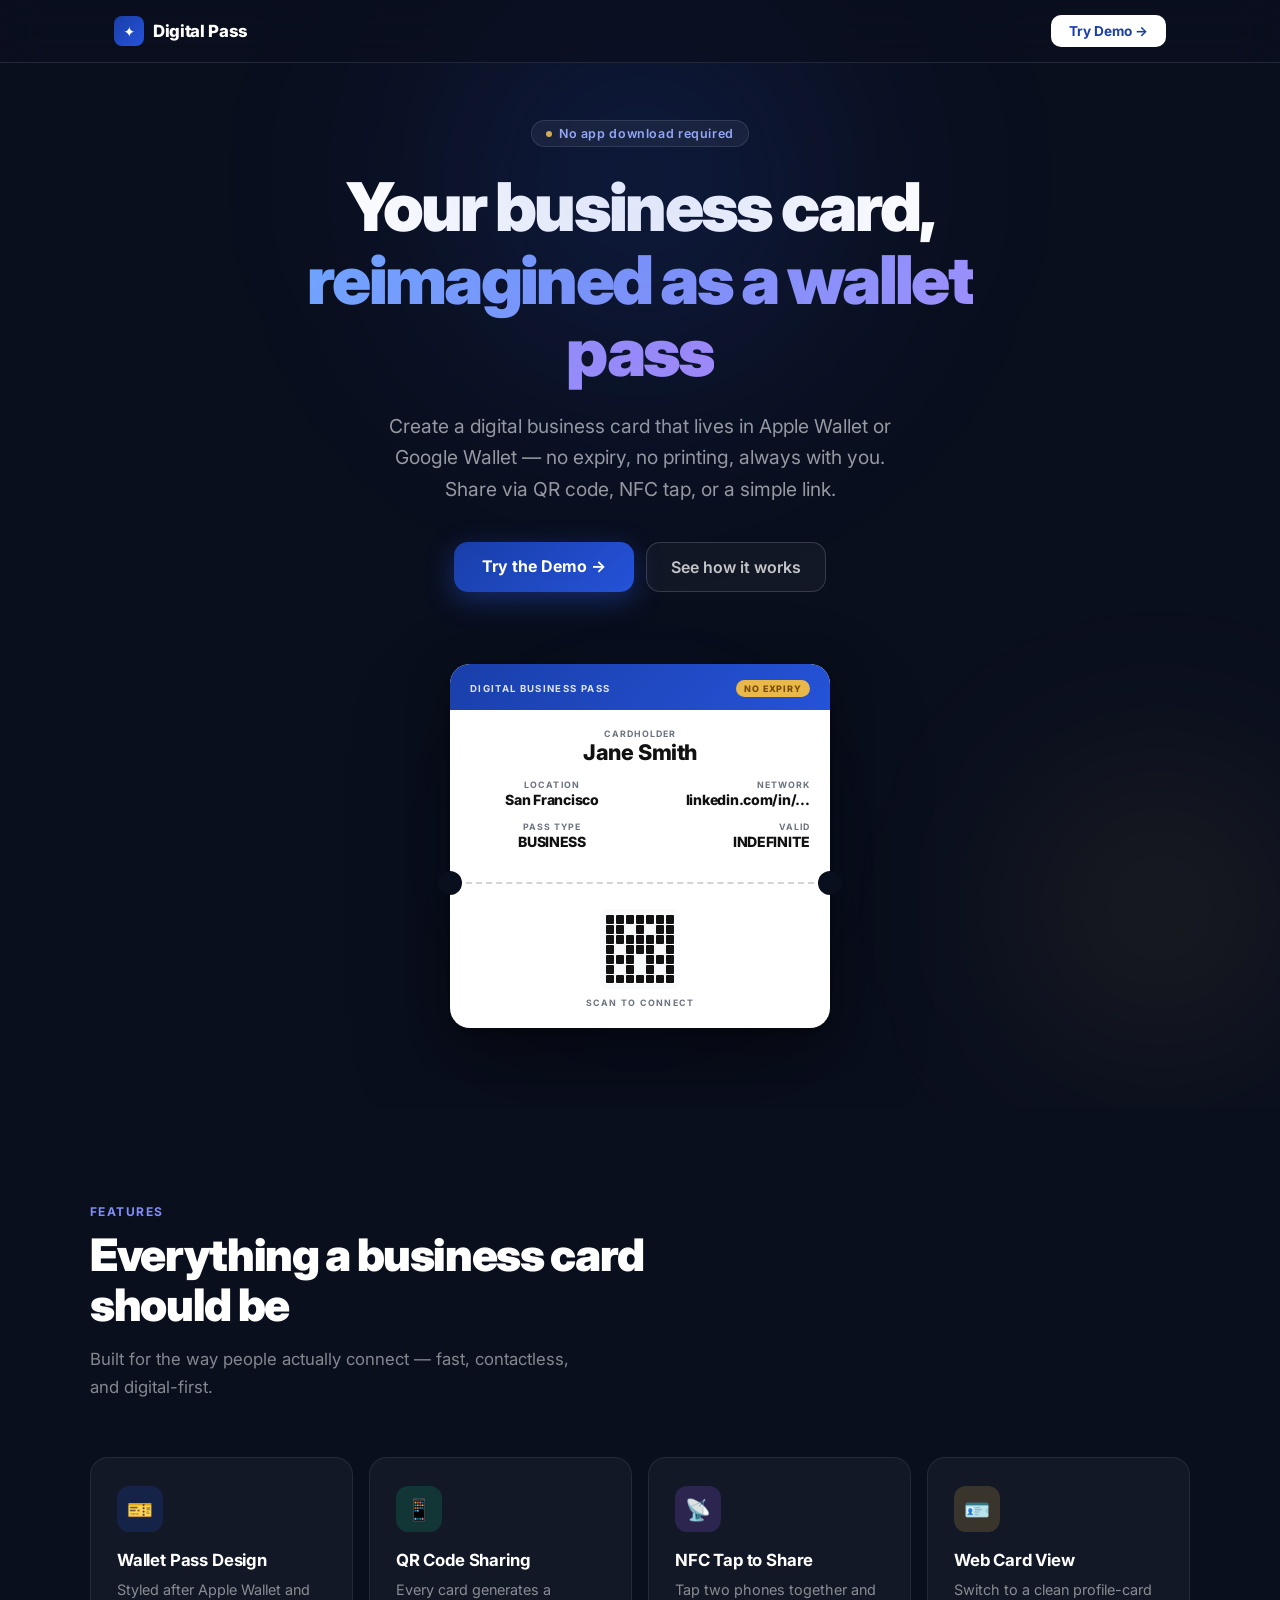
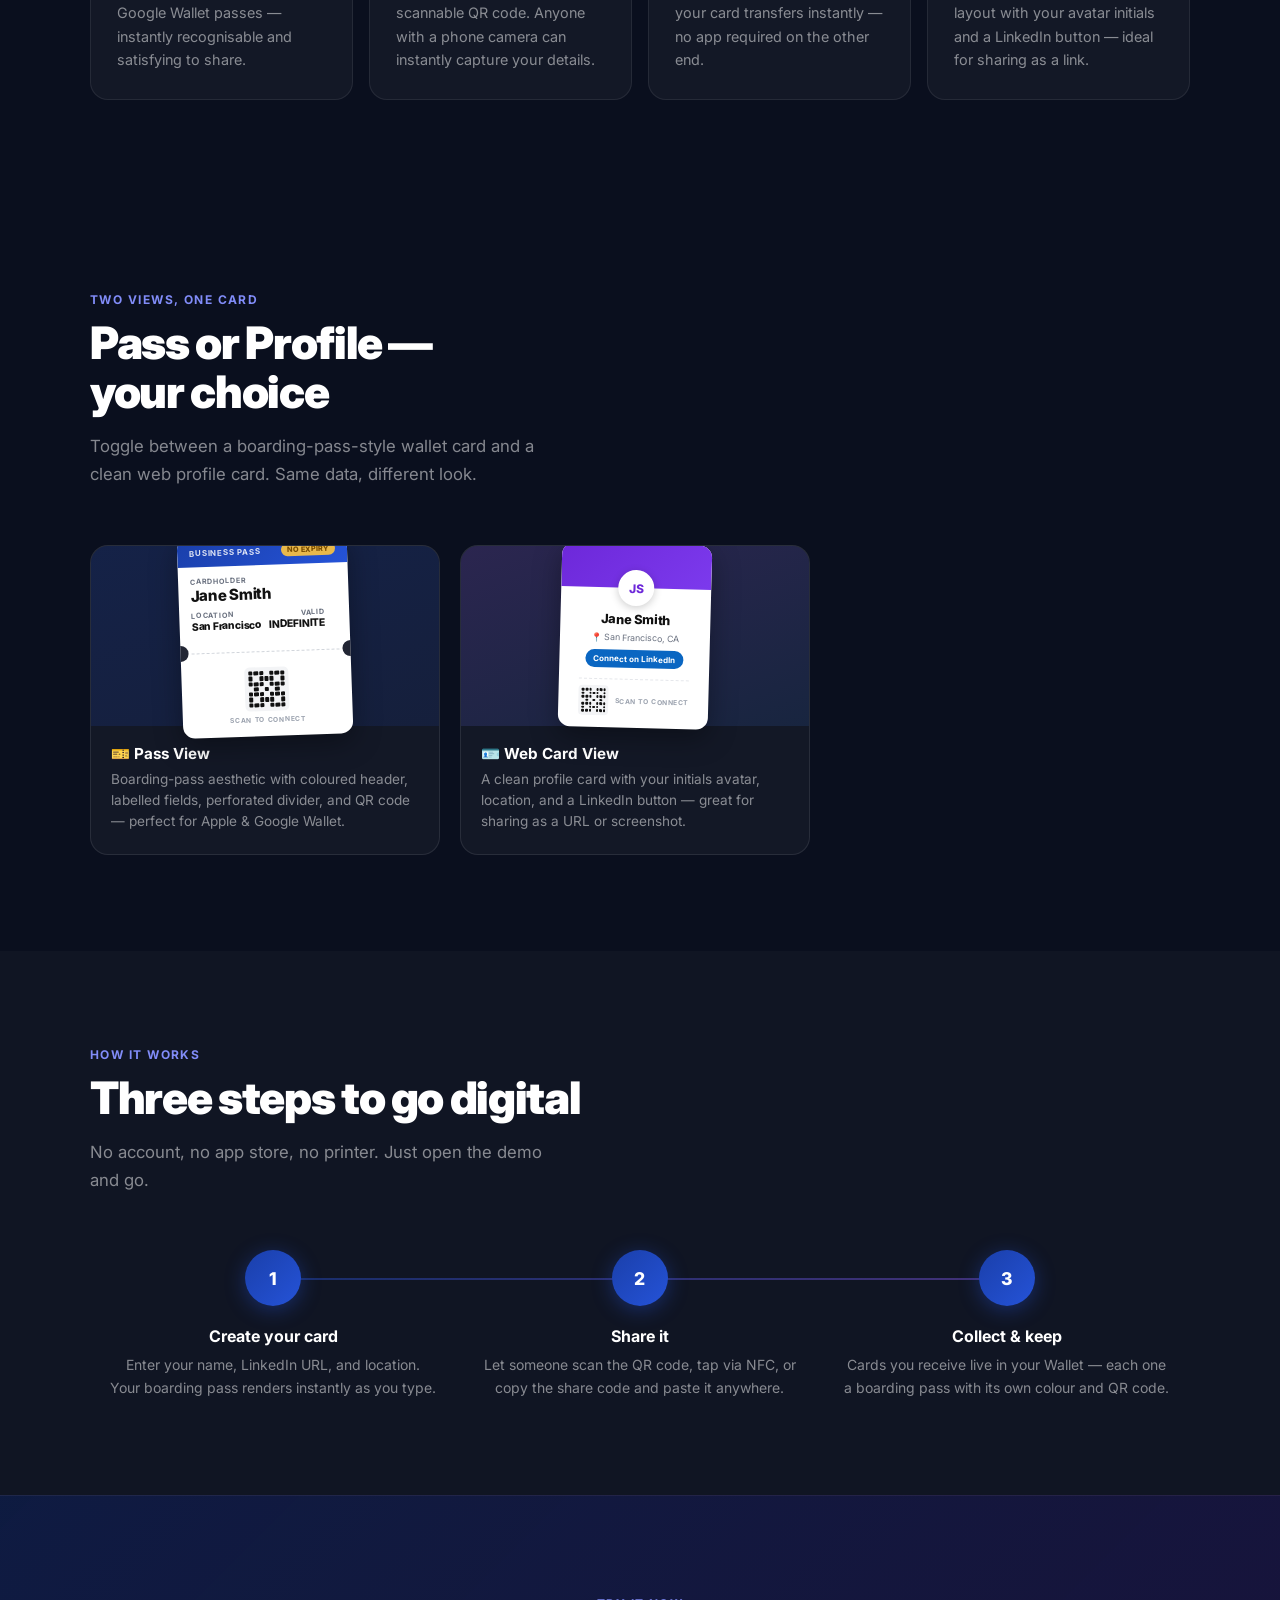
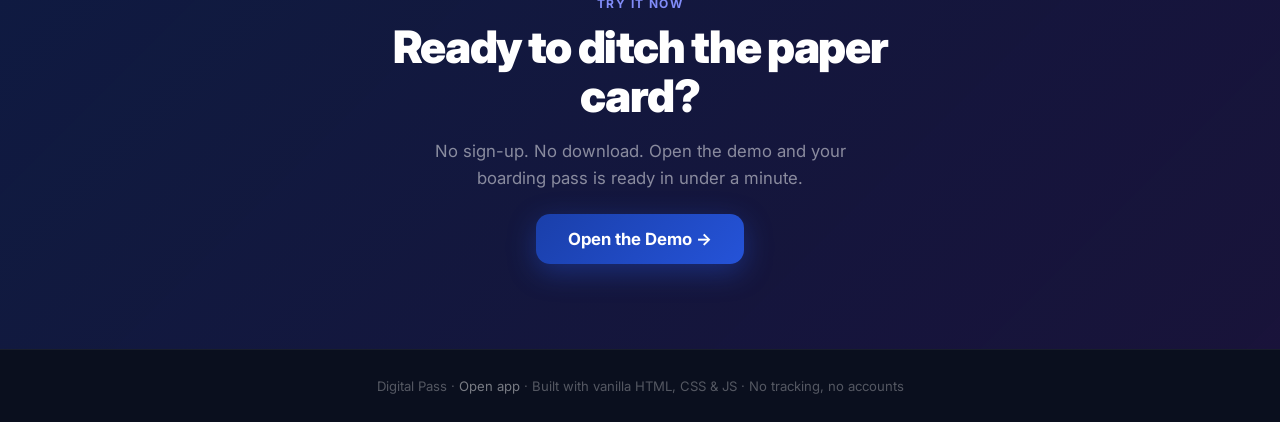
<file: landing.html>
<!DOCTYPE html>
<html lang="en">
  <head>
    <meta charset="UTF-8" />
    <meta name="viewport" content="width=device-width, initial-scale=1.0" />
    <title>Digital Pass — Business Cards for the Modern Era</title>
    <link rel="preconnect" href="https://fonts.googleapis.com" />
    <link rel="preconnect" href="https://fonts.gstatic.com" crossorigin />
    <link href="https://fonts.googleapis.com/css2?family=Inter:wght@400;500;600;700;800;900&display=swap" rel="stylesheet" />
    <style>
      /* ── Reset & tokens ─────────────────────────────────── */
      *, *::before, *::after { box-sizing: border-box; margin: 0; padding: 0; }

      :root {
        --blue:      #1a3faa;
        --blue-lt:   #2553d8;
        --blue-pale: #e8eeff;
        --gold:      #e8b84b;
        --gold-bg:   #fef3c7;
        --dark:      #0a0f1e;
        --dark-2:    #111827;
        --mid:       #374151;
        --muted:     #6b7280;
        --border:    rgba(255,255,255,0.10);
        --white:     #ffffff;
        --radius:    20px;
        font-family: 'Inter', system-ui, -apple-system, sans-serif;
      }

      html { scroll-behavior: smooth; }

      body {
        background: var(--dark);
        color: var(--white);
        min-height: 100vh;
        overflow-x: hidden;
      }

      /* ── Nav ─────────────────────────────────────────────── */
      nav {
        position: fixed;
        top: 0; left: 0; right: 0;
        z-index: 100;
        backdrop-filter: blur(18px);
        -webkit-backdrop-filter: blur(18px);
        background: rgba(10,15,30,0.7);
        border-bottom: 1px solid var(--border);
      }

      .nav-inner {
        max-width: 1100px;
        margin: 0 auto;
        padding: 0 24px;
        height: 62px;
        display: flex;
        align-items: center;
        justify-content: space-between;
      }

      .nav-logo {
        display: flex;
        align-items: center;
        gap: 9px;
        font-weight: 800;
        font-size: 1.05rem;
        letter-spacing: -0.02em;
        text-decoration: none;
        color: var(--white);
      }

      .nav-logo-mark {
        width: 30px;
        height: 30px;
        background: linear-gradient(135deg, var(--blue), var(--blue-lt));
        border-radius: 8px;
        display: flex;
        align-items: center;
        justify-content: center;
        font-size: 0.9rem;
      }

      .nav-cta {
        background: var(--white);
        color: var(--blue);
        font-weight: 700;
        font-size: 0.85rem;
        padding: 8px 18px;
        border-radius: 10px;
        text-decoration: none;
        transition: opacity .15s, transform .12s;
      }
      .nav-cta:hover { opacity: .9; transform: translateY(-1px); }

      /* ── Hero ────────────────────────────────────────────── */
      .hero {
        min-height: 100vh;
        display: flex;
        flex-direction: column;
        align-items: center;
        justify-content: center;
        text-align: center;
        padding: 120px 24px 80px;
        position: relative;
        overflow: hidden;
      }

      /* background glow blobs */
      .hero::before, .hero::after {
        content: '';
        position: absolute;
        border-radius: 50%;
        filter: blur(90px);
        pointer-events: none;
      }
      .hero::before {
        width: 600px; height: 600px;
        background: radial-gradient(circle, rgba(37,83,216,0.22), transparent 70%);
        top: -120px; left: 50%;
        transform: translateX(-50%);
      }
      .hero::after {
        width: 400px; height: 400px;
        background: radial-gradient(circle, rgba(232,184,75,0.12), transparent 70%);
        bottom: 0; right: -80px;
      }

      .hero-eyebrow {
        display: inline-flex;
        align-items: center;
        gap: 7px;
        background: rgba(255,255,255,0.06);
        border: 1px solid rgba(255,255,255,0.12);
        border-radius: 24px;
        padding: 5px 14px;
        font-size: 0.78rem;
        font-weight: 600;
        letter-spacing: 0.05em;
        color: #a5b4fc;
        margin-bottom: 24px;
      }

      .hero-eyebrow-dot {
        width: 6px; height: 6px;
        background: var(--gold);
        border-radius: 50%;
      }

      .hero h1 {
        font-size: clamp(2.4rem, 6vw, 4.2rem);
        font-weight: 900;
        letter-spacing: -0.04em;
        line-height: 1.08;
        max-width: 780px;
        margin-bottom: 22px;
      }

      .hero h1 span {
        background: linear-gradient(135deg, #6ea4ff, #a78bfa);
        -webkit-background-clip: text;
        -webkit-text-fill-color: transparent;
        background-clip: text;
      }

      .hero-sub {
        font-size: clamp(1rem, 2.2vw, 1.2rem);
        color: rgba(255,255,255,0.58);
        max-width: 520px;
        line-height: 1.65;
        margin-bottom: 36px;
      }

      .hero-actions {
        display: flex;
        gap: 12px;
        flex-wrap: wrap;
        justify-content: center;
        margin-bottom: 72px;
      }

      .btn-primary {
        background: linear-gradient(135deg, var(--blue), var(--blue-lt));
        color: var(--white);
        font-weight: 700;
        font-size: 1rem;
        padding: 14px 28px;
        border-radius: 14px;
        text-decoration: none;
        box-shadow: 0 8px 28px rgba(37,83,216,0.4);
        transition: transform .15s, box-shadow .15s;
      }
      .btn-primary:hover { transform: translateY(-2px); box-shadow: 0 12px 36px rgba(37,83,216,0.5); }

      .btn-ghost {
        color: rgba(255,255,255,0.75);
        font-weight: 600;
        font-size: 1rem;
        padding: 14px 24px;
        border-radius: 14px;
        text-decoration: none;
        border: 1px solid rgba(255,255,255,0.15);
        background: rgba(255,255,255,0.04);
        transition: background .15s, border-color .15s;
      }
      .btn-ghost:hover { background: rgba(255,255,255,0.08); border-color: rgba(255,255,255,0.25); }

      /* ── Floating card ───────────────────────────────────── */
      .hero-card-wrap {
        position: relative;
        width: 100%;
        max-width: 380px;
      }

      .hero-card-wrap::before {
        content: '';
        position: absolute;
        inset: -30px;
        background: radial-gradient(ellipse at center, rgba(37,83,216,0.18), transparent 70%);
        filter: blur(20px);
        pointer-events: none;
      }

      .floating-pass {
        background: var(--white);
        border-radius: 20px;
        box-shadow:
          0 2px 4px rgba(0,0,0,0.12),
          0 12px 40px rgba(0,0,0,0.35),
          0 40px 100px rgba(0,0,0,0.30);
        animation: float 5s ease-in-out infinite;
        position: relative;
        z-index: 2;
        color: #111;
      }

      @keyframes float {
        0%, 100% { transform: translateY(0) rotate(-1deg); }
        50%       { transform: translateY(-14px) rotate(1deg); }
      }

      .fp-header {
        background: linear-gradient(135deg, var(--blue), var(--blue-lt));
        border-radius: 20px 20px 0 0;
        padding: 16px 20px 13px;
        display: flex;
        justify-content: space-between;
        align-items: center;
      }

      .fp-label { color: rgba(255,255,255,0.85); font-size: 0.6rem; font-weight: 700; letter-spacing: 0.14em; }

      .fp-badge {
        background: var(--gold);
        color: #7a4d00;
        font-size: 0.56rem;
        font-weight: 800;
        letter-spacing: 0.1em;
        padding: 3px 8px;
        border-radius: 20px;
        text-transform: uppercase;
      }

      .fp-body { padding: 18px 20px 8px; display: flex; flex-direction: column; gap: 14px; }

      .fp-field { display: flex; flex-direction: column; gap: 2px; }
      .fp-field-label { font-size: 0.55rem; font-weight: 700; letter-spacing: 0.12em; color: #6b7280; text-transform: uppercase; }
      .fp-field-value { font-size: 1.35rem; font-weight: 800; letter-spacing: -0.02em; color: #111; line-height: 1.1; }

      .fp-row { display: flex; gap: 12px; }
      .fp-row .fp-field { flex: 1; }
      .fp-row .fp-field:last-child { align-items: flex-end; text-align: right; }
      .fp-row .fp-field-value { font-size: 0.88rem; }

      .fp-perf {
        display: flex; align-items: center; margin: 14px 0 0; height: 24px;
      }
      .fp-notch {
        width: 24px; height: 24px;
        background: var(--dark);
        border-radius: 50%;
        flex-shrink: 0;
      }
      .fp-notch--l { margin-left: -12px; }
      .fp-notch--r { margin-right: -12px; }
      .fp-dash { flex: 1; border-top: 2px dashed #d1d5db; margin: 0 4px; }

      .fp-footer {
        padding: 14px 20px 20px;
        display: flex;
        flex-direction: column;
        align-items: center;
        gap: 8px;
      }

      /* mini QR art (CSS-drawn, decorative) */
      .fp-qr { width: 80px; height: 80px; background: #f9fafb; border-radius: 8px; padding: 6px; }

      .qr-grid {
        display: grid;
        grid-template-columns: repeat(7,1fr);
        gap: 1.5px;
        width: 100%;
        height: 100%;
      }

      .qr-grid b {
        background: #111;
        border-radius: 1px;
        display: block;
        width: 100%;
        height: 100%;
      }

      .fp-scan { font-size: 0.55rem; font-weight: 700; letter-spacing: 0.14em; color: #6b7280; text-transform: uppercase; }

      /* ── Section wrapper ─────────────────────────────────── */
      section { padding: 96px 24px; }
      .section-inner { max-width: 1100px; margin: 0 auto; }

      .section-eyebrow {
        font-size: 0.75rem;
        font-weight: 700;
        letter-spacing: 0.12em;
        text-transform: uppercase;
        color: #818cf8;
        margin-bottom: 12px;
      }

      .section-title {
        font-size: clamp(1.8rem, 4vw, 2.8rem);
        font-weight: 900;
        letter-spacing: -0.03em;
        line-height: 1.1;
        margin-bottom: 16px;
      }

      .section-sub {
        font-size: 1.05rem;
        color: rgba(255,255,255,0.5);
        max-width: 480px;
        line-height: 1.65;
        margin-bottom: 56px;
      }

      /* ── Features grid ───────────────────────────────────── */
      .features-grid {
        display: grid;
        grid-template-columns: repeat(auto-fit, minmax(240px, 1fr));
        gap: 16px;
      }

      .feature-card {
        background: rgba(255,255,255,0.04);
        border: 1px solid rgba(255,255,255,0.08);
        border-radius: 18px;
        padding: 28px 26px;
        transition: background .2s, border-color .2s, transform .2s;
      }
      .feature-card:hover { background: rgba(255,255,255,0.07); border-color: rgba(255,255,255,0.15); transform: translateY(-3px); }

      .feature-icon {
        width: 46px; height: 46px;
        border-radius: 12px;
        display: flex;
        align-items: center;
        justify-content: center;
        font-size: 1.3rem;
        margin-bottom: 18px;
      }

      .feature-icon--blue   { background: rgba(37,83,216,0.2);  }
      .feature-icon--green  { background: rgba(16,185,129,0.18); }
      .feature-icon--purple { background: rgba(139,92,246,0.2);  }
      .feature-icon--amber  { background: rgba(232,184,75,0.18); }

      .feature-title {
        font-size: 1.05rem;
        font-weight: 700;
        margin-bottom: 8px;
        letter-spacing: -0.01em;
      }

      .feature-desc {
        font-size: 0.9rem;
        color: rgba(255,255,255,0.5);
        line-height: 1.6;
      }

      /* ── How it works ────────────────────────────────────── */
      #how { background: rgba(255,255,255,0.025); }

      .steps {
        display: grid;
        grid-template-columns: repeat(auto-fit, minmax(220px, 1fr));
        gap: 0;
        position: relative;
      }

      .steps::before {
        content: '';
        position: absolute;
        top: 28px;
        left: calc(16.66% + 8px);
        right: calc(16.66% + 8px);
        height: 2px;
        background: linear-gradient(90deg, rgba(37,83,216,0.4), rgba(139,92,246,0.4));
      }

      .step {
        display: flex;
        flex-direction: column;
        align-items: center;
        text-align: center;
        padding: 0 20px;
        position: relative;
        z-index: 1;
      }

      .step-num {
        width: 56px; height: 56px;
        border-radius: 50%;
        background: linear-gradient(135deg, var(--blue), var(--blue-lt));
        display: flex;
        align-items: center;
        justify-content: center;
        font-size: 1.1rem;
        font-weight: 800;
        margin-bottom: 20px;
        box-shadow: 0 4px 20px rgba(37,83,216,0.4);
      }

      .step-title { font-size: 1rem; font-weight: 700; margin-bottom: 8px; }
      .step-desc  { font-size: 0.875rem; color: rgba(255,255,255,0.5); line-height: 1.6; }

      /* ── Two views section ───────────────────────────────── */
      .two-views {
        display: grid;
        grid-template-columns: 1fr 1fr;
        gap: 20px;
        max-width: 720px;
      }

      .view-card {
        background: rgba(255,255,255,0.04);
        border: 1px solid rgba(255,255,255,0.09);
        border-radius: 18px;
        overflow: hidden;
      }

      .view-card-preview {
        height: 180px;
        display: flex;
        align-items: center;
        justify-content: center;
        padding: 20px;
      }

      .view-card-preview--pass  { background: linear-gradient(160deg, rgba(26,63,170,0.25), rgba(37,83,216,0.12)); }
      .view-card-preview--web   { background: linear-gradient(160deg, rgba(139,92,246,0.2), rgba(59,130,246,0.12)); }

      /* mini pass in preview */
      .mini-fp {
        background: #fff;
        border-radius: 12px;
        box-shadow: 0 8px 28px rgba(0,0,0,0.35);
        width: 170px;
        overflow: hidden;
        color: #111;
        transform: rotate(-2deg);
      }
      .mini-fp-hd {
        background: linear-gradient(135deg, var(--blue), var(--blue-lt));
        padding: 8px 12px;
        display: flex;
        justify-content: space-between;
        align-items: center;
      }
      .mini-fp-hd span { color: rgba(255,255,255,0.85); font-size: 0.5rem; font-weight: 700; letter-spacing: 0.1em; }
      .mini-fp-hd b { background: var(--gold); color: #7a4d00; font-size: 0.46rem; font-weight: 800; padding: 2px 6px; border-radius: 20px; }
      .mini-fp-bd { padding: 10px 12px 6px; }
      .mini-fp-lbl { font-size: 0.45rem; font-weight: 700; letter-spacing: 0.1em; color: #6b7280; text-transform: uppercase; }
      .mini-fp-val { font-size: 0.95rem; font-weight: 800; letter-spacing: -0.02em; margin-bottom: 6px; }
      .mini-fp-row { display: flex; gap: 8px; }
      .mini-fp-row .mini-fp-val { font-size: 0.65rem; }
      .mini-fp-perf { display: flex; align-items: center; height: 16px; }
      .mini-fp-perf .n { width: 16px; height: 16px; background: rgba(10,15,30,0.9); border-radius: 50%; }
      .mini-fp-perf .n-l { margin-left: -8px; }
      .mini-fp-perf .n-r { margin-right: -8px; }
      .mini-fp-perf .d { flex:1; border-top: 1.5px dashed #d1d5db; margin: 0 3px; }
      .mini-fp-ft { padding: 8px 12px 12px; display: flex; flex-direction: column; align-items: center; gap: 4px; }
      .mini-fp-ft .qr-sm { width: 44px; height: 44px; background: #f3f4f6; border-radius: 5px; padding: 4px; }
      .mini-fp-ft .qr-sm .qr-grid { gap: 1px; }
      .mini-fp-ft span { font-size: 0.42rem; font-weight: 700; letter-spacing: 0.1em; color: #9ca3af; text-transform: uppercase; }

      /* mini web card in preview */
      .mini-wc {
        background: #fff;
        border-radius: 12px;
        box-shadow: 0 8px 28px rgba(0,0,0,0.35);
        width: 150px;
        overflow: hidden;
        color: #111;
        transform: rotate(1.5deg);
      }
      .mini-wc-hero {
        background: linear-gradient(135deg, #6d28d9, #7c3aed);
        height: 44px;
        position: relative;
        display: flex;
        align-items: flex-end;
        justify-content: center;
      }
      .mini-wc-avatar {
        width: 36px; height: 36px;
        border-radius: 50%;
        background: #fff;
        color: #6d28d9;
        font-size: 0.75rem;
        font-weight: 800;
        display: flex;
        align-items: center;
        justify-content: center;
        position: absolute;
        bottom: -18px;
        border: 2.5px solid #fff;
        box-shadow: 0 2px 8px rgba(0,0,0,0.2);
      }
      .mini-wc-bd { padding: 24px 12px 12px; display: flex; flex-direction: column; align-items: center; gap: 5px; text-align: center; }
      .mini-wc-name { font-size: 0.8rem; font-weight: 800; letter-spacing: -0.02em; }
      .mini-wc-loc { font-size: 0.55rem; color: #6b7280; }
      .mini-wc-btn { background: #0a66c2; color: #fff; font-size: 0.5rem; font-weight: 700; padding: 4px 8px; border-radius: 12px; margin-top: 2px; }
      .mini-wc-ft { border-top: 1px dashed #e5e7eb; margin-top: 6px; padding-top: 6px; display: flex; align-items: center; justify-content: center; gap: 6px; }
      .mini-wc-ft .qr-sm { width: 30px; height: 30px; background: #f3f4f6; border-radius: 4px; padding: 3px; }
      .mini-wc-ft .qr-sm .qr-grid { gap: 1px; }
      .mini-wc-ft span { font-size: 0.42rem; color: #9ca3af; font-weight: 700; letter-spacing: 0.08em; text-transform: uppercase; }

      .view-card-info { padding: 18px 20px 22px; }
      .view-card-title { font-size: 0.95rem; font-weight: 700; margin-bottom: 6px; }
      .view-card-desc  { font-size: 0.85rem; color: rgba(255,255,255,0.5); line-height: 1.55; }

      /* ── CTA section ─────────────────────────────────────── */
      #cta {
        background: linear-gradient(135deg, rgba(26,63,170,0.25) 0%, rgba(109,40,217,0.15) 100%);
        border-top: 1px solid rgba(255,255,255,0.06);
        text-align: center;
        padding: 100px 24px;
      }

      #cta .section-title { max-width: 600px; margin: 0 auto 16px; }
      #cta .section-sub { margin: 0 auto 36px; }

      /* ── Footer ──────────────────────────────────────────── */
      footer {
        border-top: 1px solid rgba(255,255,255,0.06);
        padding: 28px 24px;
        text-align: center;
        font-size: 0.82rem;
        color: rgba(255,255,255,0.3);
      }

      footer a { color: rgba(255,255,255,0.45); text-decoration: none; }
      footer a:hover { color: rgba(255,255,255,0.7); }

      /* ── Responsive ──────────────────────────────────────── */
      @media (max-width: 700px) {
        .two-views { grid-template-columns: 1fr; }
        .steps::before { display: none; }
        .steps { gap: 32px; }
        .hero-actions { flex-direction: column; align-items: center; }
      }

      @media (max-width: 480px) {
        .features-grid { grid-template-columns: 1fr; }
      }
    </style>
  </head>
  <body>

    <!-- ── Nav ──────────────────────────────────────────── -->
    <nav>
      <div class="nav-inner">
        <a href="landing.html" class="nav-logo">
          <div class="nav-logo-mark">✦</div>
          Digital Pass
        </a>
        <a href="index.html" class="nav-cta">Try Demo →</a>
      </div>
    </nav>

    <!-- ── Hero ─────────────────────────────────────────── -->
    <section class="hero">
      <div class="hero-eyebrow">
        <div class="hero-eyebrow-dot"></div>
        No app download required
      </div>

      <h1>Your business card,<br /><span>reimagined as a wallet pass</span></h1>

      <p class="hero-sub">
        Create a digital business card that lives in Apple Wallet or Google Wallet — no expiry, no printing, always with you.
        Share via QR code, NFC tap, or a simple link.
      </p>

      <div class="hero-actions">
        <a href="index.html" class="btn-primary">Try the Demo →</a>
        <a href="#features" class="btn-ghost">See how it works</a>
      </div>

      <!-- Floating boarding pass card -->
      <div class="hero-card-wrap">
        <div class="floating-pass">
          <div class="fp-header">
            <span class="fp-label">DIGITAL BUSINESS PASS</span>
            <span class="fp-badge">NO EXPIRY</span>
          </div>
          <div class="fp-body">
            <div class="fp-field">
              <div class="fp-field-label">CARDHOLDER</div>
              <div class="fp-field-value">Jane Smith</div>
            </div>
            <div class="fp-row">
              <div class="fp-field">
                <div class="fp-field-label">LOCATION</div>
                <div class="fp-field-value">San Francisco</div>
              </div>
              <div class="fp-field">
                <div class="fp-field-label">NETWORK</div>
                <div class="fp-field-value">linkedin.com/in/…</div>
              </div>
            </div>
            <div class="fp-row">
              <div class="fp-field">
                <div class="fp-field-label">PASS TYPE</div>
                <div class="fp-field-value">BUSINESS</div>
              </div>
              <div class="fp-field">
                <div class="fp-field-label">VALID</div>
                <div class="fp-field-value">INDEFINITE</div>
              </div>
            </div>
          </div>
          <div class="fp-perf">
            <div class="fp-notch fp-notch--l"></div>
            <div class="fp-dash"></div>
            <div class="fp-notch fp-notch--r"></div>
          </div>
          <div class="fp-footer">
            <div class="fp-qr">
              <!-- decorative QR pattern -->
              <div class="qr-grid">
                <b></b><b></b><b></b><b></b><b></b><b></b><b></b>
                <b></b><style>b{background:#111;border-radius:1px}</style><b></b><b style="background:transparent"></b><b></b><b style="background:transparent"></b><b></b><b></b>
                <b></b><b></b><b></b><b></b><b></b><b></b><b></b>
                <b></b><b style="background:transparent"></b><b></b><b></b><b></b><b style="background:transparent"></b><b></b>
                <b></b><b></b><b></b><b style="background:transparent"></b><b></b><b></b><b></b>
                <b></b><b style="background:transparent"></b><b></b><b style="background:transparent"></b><b></b><b style="background:transparent"></b><b></b>
                <b></b><b></b><b></b><b></b><b></b><b></b><b></b>
              </div>
            </div>
            <div class="fp-scan">SCAN TO CONNECT</div>
          </div>
        </div>
      </div>
    </section>

    <!-- ── Features ──────────────────────────────────────── -->
    <section id="features">
      <div class="section-inner">
        <div class="section-eyebrow">Features</div>
        <h2 class="section-title">Everything a business card<br/>should be</h2>
        <p class="section-sub">Built for the way people actually connect — fast, contactless, and digital-first.</p>

        <div class="features-grid">
          <div class="feature-card">
            <div class="feature-icon feature-icon--blue">🎫</div>
            <div class="feature-title">Wallet Pass Design</div>
            <p class="feature-desc">Styled after Apple Wallet and Google Wallet passes — instantly recognisable and satisfying to share.</p>
          </div>
          <div class="feature-card">
            <div class="feature-icon feature-icon--green">📱</div>
            <div class="feature-title">QR Code Sharing</div>
            <p class="feature-desc">Every card generates a scannable QR code. Anyone with a phone camera can instantly capture your details.</p>
          </div>
          <div class="feature-card">
            <div class="feature-icon feature-icon--purple">📡</div>
            <div class="feature-title">NFC Tap to Share</div>
            <p class="feature-desc">Tap two phones together and your card transfers instantly — no app required on the other end.</p>
          </div>
          <div class="feature-card">
            <div class="feature-icon feature-icon--amber">🪪</div>
            <div class="feature-title">Web Card View</div>
            <p class="feature-desc">Switch to a clean profile-card layout with your avatar initials and a LinkedIn button — ideal for sharing as a link.</p>
          </div>
        </div>
      </div>
    </section>

    <!-- ── Two views ──────────────────────────────────────── -->
    <section id="views">
      <div class="section-inner">
        <div class="section-eyebrow">Two views, one card</div>
        <h2 class="section-title">Pass or Profile —<br/>your choice</h2>
        <p class="section-sub">Toggle between a boarding-pass-style wallet card and a clean web profile card. Same data, different look.</p>

        <div class="two-views">
          <!-- Pass preview -->
          <div class="view-card">
            <div class="view-card-preview view-card-preview--pass">
              <div class="mini-fp">
                <div class="mini-fp-hd">
                  <span>BUSINESS PASS</span>
                  <b>NO EXPIRY</b>
                </div>
                <div class="mini-fp-bd">
                  <div class="mini-fp-lbl">CARDHOLDER</div>
                  <div class="mini-fp-val">Jane Smith</div>
                  <div class="mini-fp-row">
                    <div>
                      <div class="mini-fp-lbl">LOCATION</div>
                      <div class="mini-fp-val">San Francisco</div>
                    </div>
                    <div style="align-items:flex-end;display:flex;flex-direction:column">
                      <div class="mini-fp-lbl">VALID</div>
                      <div class="mini-fp-val">INDEFINITE</div>
                    </div>
                  </div>
                </div>
                <div class="mini-fp-perf">
                  <div class="n n-l"></div>
                  <div class="d"></div>
                  <div class="n n-r"></div>
                </div>
                <div class="mini-fp-ft">
                  <div class="qr-sm">
                    <div class="qr-grid">
                      <b></b><b></b><b></b><b style="background:transparent"></b><b></b><b></b><b></b>
                      <b></b><b style="background:transparent"></b><b></b><b></b><b></b><b style="background:transparent"></b><b></b>
                      <b></b><b></b><b></b><b style="background:transparent"></b><b></b><b></b><b></b>
                      <b style="background:transparent"></b><b></b><b style="background:transparent"></b><b></b><b style="background:transparent"></b><b></b><b style="background:transparent"></b>
                      <b></b><b></b><b></b><b style="background:transparent"></b><b></b><b></b><b></b>
                      <b></b><b style="background:transparent"></b><b></b><b></b><b></b><b style="background:transparent"></b><b></b>
                      <b></b><b></b><b></b><b style="background:transparent"></b><b></b><b></b><b></b>
                    </div>
                  </div>
                  <span>SCAN TO CONNECT</span>
                </div>
              </div>
            </div>
            <div class="view-card-info">
              <div class="view-card-title">🎫 Pass View</div>
              <p class="view-card-desc">Boarding-pass aesthetic with coloured header, labelled fields, perforated divider, and QR code — perfect for Apple &amp; Google Wallet.</p>
            </div>
          </div>

          <!-- Web card preview -->
          <div class="view-card">
            <div class="view-card-preview view-card-preview--web">
              <div class="mini-wc">
                <div class="mini-wc-hero">
                  <div class="mini-wc-avatar">JS</div>
                </div>
                <div class="mini-wc-bd">
                  <div class="mini-wc-name">Jane Smith</div>
                  <div class="mini-wc-loc">📍 San Francisco, CA</div>
                  <div class="mini-wc-btn">Connect on LinkedIn</div>
                  <div class="mini-wc-ft">
                    <div class="qr-sm">
                      <div class="qr-grid">
                        <b></b><b></b><b></b><b style="background:transparent"></b><b></b><b></b><b></b>
                        <b></b><b style="background:transparent"></b><b></b><b></b><b></b><b style="background:transparent"></b><b></b>
                        <b></b><b></b><b></b><b style="background:transparent"></b><b></b><b></b><b></b>
                        <b style="background:transparent"></b><b></b><b style="background:transparent"></b><b></b><b style="background:transparent"></b><b></b><b style="background:transparent"></b>
                        <b></b><b></b><b></b><b style="background:transparent"></b><b></b><b></b><b></b>
                        <b></b><b style="background:transparent"></b><b></b><b></b><b></b><b style="background:transparent"></b><b></b>
                        <b></b><b></b><b></b><b style="background:transparent"></b><b></b><b></b><b></b>
                      </div>
                    </div>
                    <span>SCAN TO CONNECT</span>
                  </div>
                </div>
              </div>
            </div>
            <div class="view-card-info">
              <div class="view-card-title">🪪 Web Card View</div>
              <p class="view-card-desc">A clean profile card with your initials avatar, location, and a LinkedIn button — great for sharing as a URL or screenshot.</p>
            </div>
          </div>
        </div>
      </div>
    </section>

    <!-- ── How it works ───────────────────────────────────── -->
    <section id="how">
      <div class="section-inner">
        <div class="section-eyebrow">How it works</div>
        <h2 class="section-title">Three steps to go digital</h2>
        <p class="section-sub">No account, no app store, no printer. Just open the demo and go.</p>

        <div class="steps">
          <div class="step">
            <div class="step-num">1</div>
            <div class="step-title">Create your card</div>
            <p class="step-desc">Enter your name, LinkedIn URL, and location. Your boarding pass renders instantly as you type.</p>
          </div>
          <div class="step">
            <div class="step-num">2</div>
            <div class="step-title">Share it</div>
            <p class="step-desc">Let someone scan the QR code, tap via NFC, or copy the share code and paste it anywhere.</p>
          </div>
          <div class="step">
            <div class="step-num">3</div>
            <div class="step-title">Collect &amp; keep</div>
            <p class="step-desc">Cards you receive live in your Wallet — each one a boarding pass with its own colour and QR code.</p>
          </div>
        </div>
      </div>
    </section>

    <!-- ── CTA ───────────────────────────────────────────── -->
    <section id="cta">
      <div class="section-inner">
        <div class="section-eyebrow">Try it now</div>
        <h2 class="section-title">Ready to ditch the paper card?</h2>
        <p class="section-sub">No sign-up. No download. Open the demo and your boarding pass is ready in under a minute.</p>
        <a href="index.html" class="btn-primary" style="font-size:1.05rem; padding:15px 32px;">
          Open the Demo →
        </a>
      </div>
    </section>

    <!-- ── Footer ─────────────────────────────────────────── -->
    <footer>
      <p>Digital Pass · <a href="index.html">Open app</a> · Built with vanilla HTML, CSS &amp; JS · No tracking, no accounts</p>
    </footer>

  </body>
</html>
</file>
